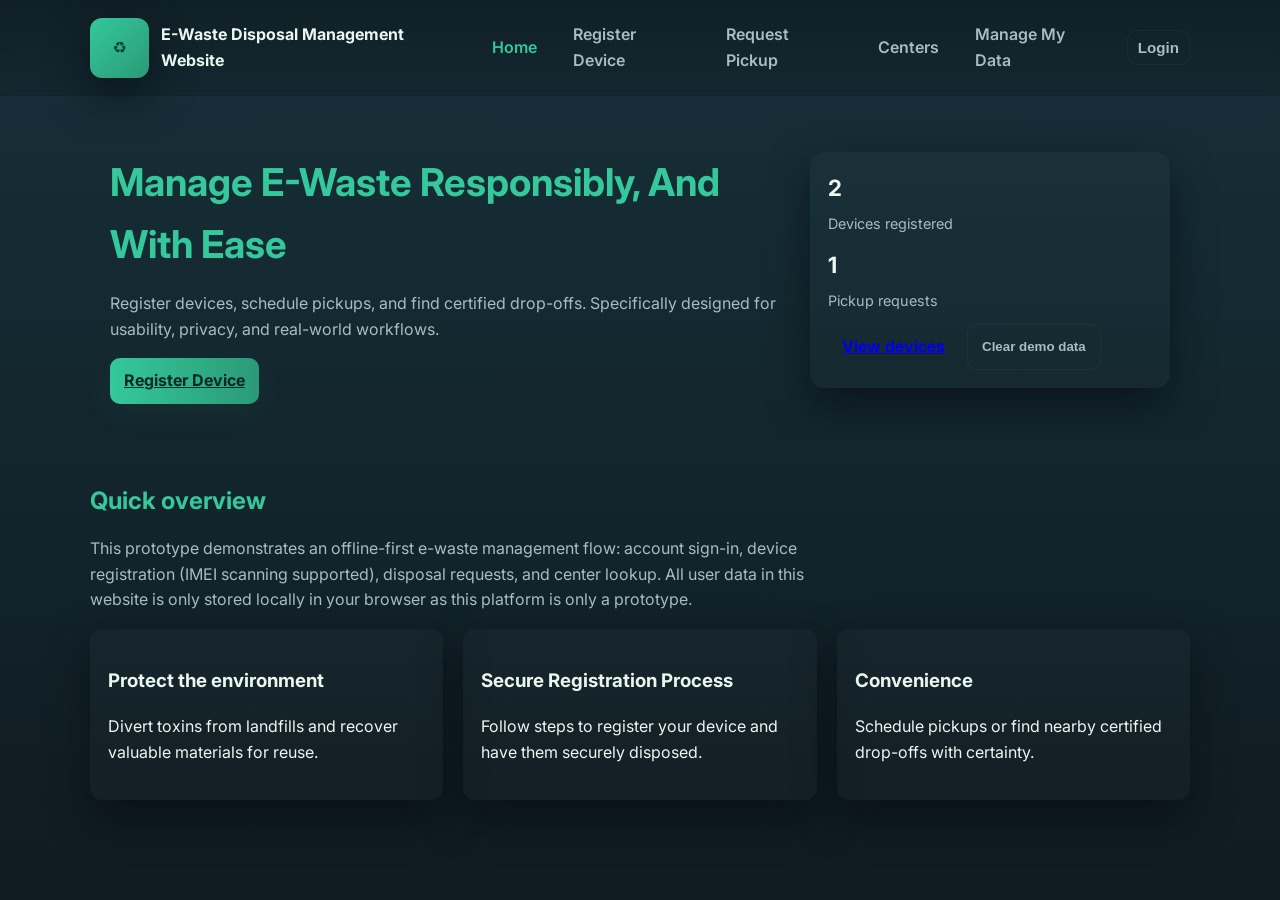
<file: index.html>
<!doctype html>
<html lang="en">
<head>
  <meta charset="utf-8" />
  <meta name="viewport" content="width=device-width,initial-scale=1" />
  <title>E-Waste Disposal Management System — Home</title>
  <meta name="description" content="E-Waste Disposal Management prototype — overview." />
  <link href="https://fonts.googleapis.com/css2?family=Inter:wght@400;600;700&display=swap" rel="stylesheet">
  <link rel="stylesheet" href="ewaste.css">
</head>
<body>
  <a class="skip-link" href="#main">Skip to main content</a>

  <header class="nav-wrap">
    <div class="nav container">
      <div class="brand">
        <div class="logo" aria-hidden="true">♻︎</div>
        <div class="brand-text">
          <div class="app-title">E-Waste Disposal Management Website</div>
        </div>
      </div>

      <nav class="links" aria-label="Primary navigation">
        <a href="index.html" class="nav-link active">Home</a>
        <a href="register.html" class="nav-link">Register Device</a>
        <a href="request.html" class="nav-link">Request Pickup</a>
        <a href="centers.html" class="nav-link">Centers</a>
        <a href="manage.html" class="nav-link">Manage My Data</a>
        <button id="open-login" class="btn small ghost">Login</button>
      </nav>
    </div>
  </header>

  <main id="main">
    <section id="home" class="hero" aria-labelledby="hero-title">
      <div class="hero-bg" role="img" aria-hidden="true"></div>
      <div class="container hero-inner">
        <div class="hero-copy">
          <h1 id="hero-title">Manage E-Waste Responsibly, And With Ease</h1>
          <p class="lead">Register devices, schedule pickups, and find certified drop-offs. Specifically designed for usability, privacy, and real-world workflows.</p>
          <div class="hero-cta">
            <a href="register.html" class="btn primary">Register Device</a>
          </div>
        </div>

        <div class="hero-card card">
          <div class="stat">
            <div class="stat-value" id="stat-devices">—</div>
            <div class="stat-label">Devices registered</div>
          </div>
          <div class="stat">
            <div class="stat-value" id="stat-requests">—</div>
            <div class="stat-label">Pickup requests</div>
          </div>
          <div class="stat-actions">
            <a class="btn" href="register.html">View devices</a>
            <button class="btn ghost" id="btn-clear-local">Clear demo data</button>
          </div>
        </div>
      </div>
    </section>

    <section class="section container" aria-labelledby="overview-title">
      <h2 id="overview-title">Quick overview</h2>
      <p class="intro">This prototype demonstrates an offline-first e-waste management flow: account sign-in, device registration (IMEI scanning supported), disposal requests, and center lookup. All user data in this website is only stored locally in your browser as this platform is only a prototype.</p>
      <div class="about-grid" style="margin-top:16px">
        <article class="about-card card">
          <h3>Protect the environment</h3>
          <p>Divert toxins from landfills and recover valuable materials for reuse.</p>
        </article>
        <article class="about-card card">
          <h3>Secure Registration Process</h3>
          <p>Follow steps to register your device and have them securely disposed.</p>
        </article>
        <article class="about-card card">
          <h3>Convenience</h3>
          <p>Schedule pickups or find nearby certified drop-offs with certainty.</p>
        </article>
      </div>
    </section>
  </main>

  <!-- Toast -->
  <div id="toast" class="toast" role="status" aria-live="polite" aria-atomic="true"></div>

  <script src="ewaste.js" defer></script>
</body>
</html>
</file>
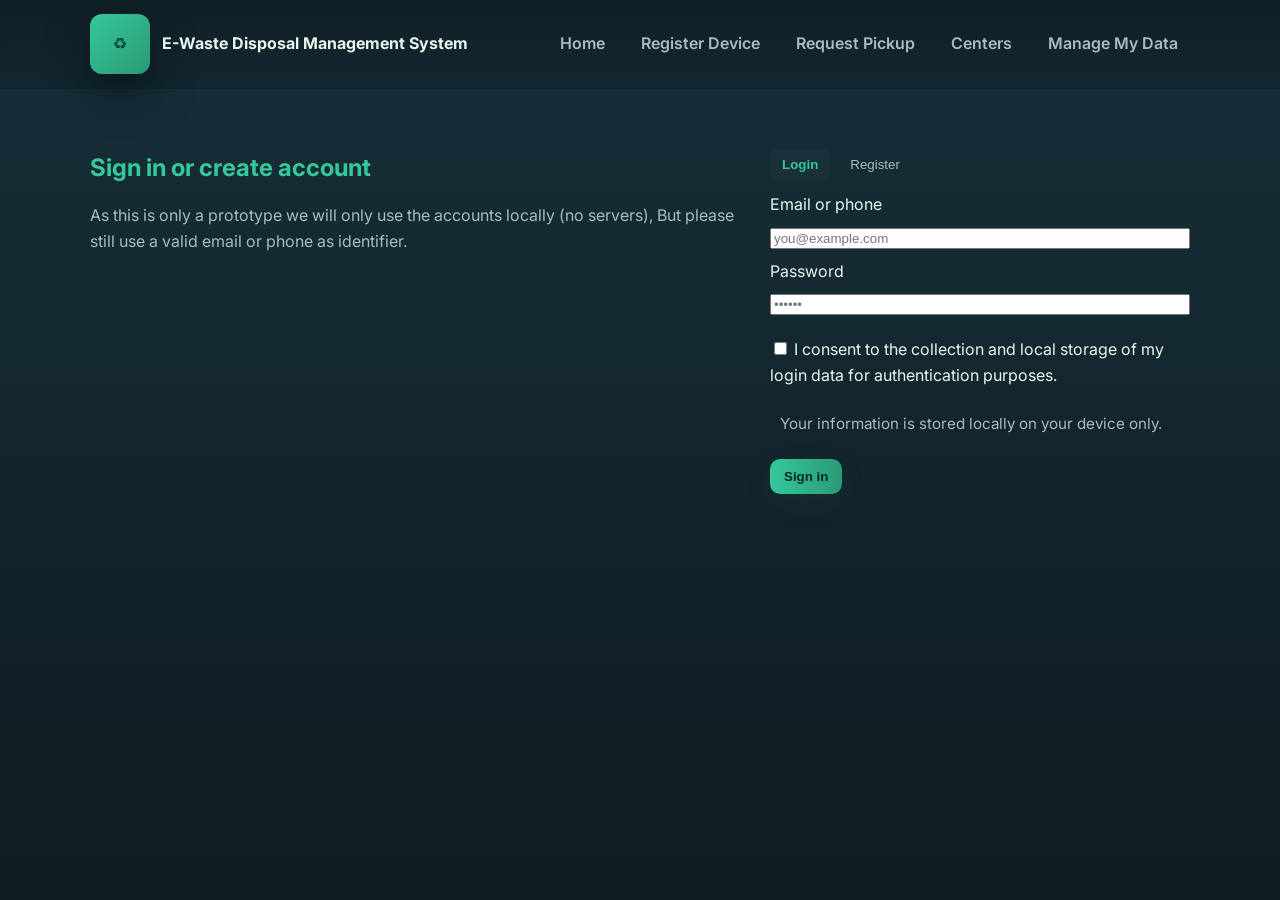
<file: login.html>
<!doctype html>
<html lang="en">
<head>
  <meta charset="utf-8" />
  <meta name="viewport" content="width=device-width,initial-scale=1" />
  <title>Account Login — E-Waste Manager</title>
  <link href="https://fonts.googleapis.com/css2?family=Inter:wght@400;600;700&display=swap" rel="stylesheet">
  <link rel="stylesheet" href="ewaste.css">
</head>
<body>
  <header class="nav-wrap">
    <div class="nav container">
      <div class="brand">
        <div class="logo" aria-hidden="true">♻︎</div>
        <div class="brand-text">
          <div class="app-title">E-Waste Disposal Management System</div>
        </div>
      </div>
      <nav class="links" aria-label="Primary navigation">
        <a href="index.html" class="nav-link">Home</a>
        <a href="register.html" class="nav-link">Register Device</a>
        <a href="request.html" class="nav-link">Request Pickup</a>
        <a href="centers.html" class="nav-link">Centers</a>
        <a href="manage.html" class="nav-link">Manage My Data</a>
      </nav>
    </div>
  </header>

  <main class="section container">
    <div class="form-wrap" style="grid-template-columns: 1fr 420px;">
      <div>
        <h2>Sign in or create account</h2>
        <p class="muted">As this is only a prototype we will only use the accounts locally (no servers), But please still use a valid email or phone as identifier.</p>
      </div>

      <aside class="card">
        <div class="tabs" style="margin-bottom:12px">
          <button class="tab active" data-tab="login">Login</button>
          <button class="tab" data-tab="register">Register</button>
        </div>

        <form id="login-form" class="auth-form">
          <label for="login-identifier">Email or phone</label>
          <input id="login-identifier" required placeholder="you@example.com">
          <label for="login-pass">Password</label>
          <input id="login-pass" type="password" required placeholder="••••••">
          <div class="form-actions" style="margin-top:12px">
            <label class="consent-box">
  <input type="checkbox" required>
  I consent to the collection and local storage of my login data for authentication purposes.
</label>

<p class="muted small">
  Your information is stored locally on your device only.  
</p>
            <button class="btn primary" id="btn-login" type="submit">Sign in</button>
          </div>
        </form>

        <form id="register-form" class="auth-form hidden">
          <label for="reg-name">Full name</label>
          <input id="reg-name" placeholder="Your name">
          <label for="reg-identifier">Email or phone</label>
          <input id="reg-identifier" placeholder="you@example.com">
          <label for="reg-pass">Password</label>
          <input id="reg-pass" type="password" placeholder="Create a password">
          <div class="form-actions" style="margin-top:12px">
            <label class="consent-box">
  <input type="checkbox" required>
  I agree that my name, identifier, and password will be stored locally on this device for account creation.
</label>

            <button class="btn primary" id="btn-register" type="submit">Create account</button>
          </div>
        </form>
      </aside>
    </div>
  </main>

  <div id="toast" class="toast" role="status" aria-live="polite" aria-atomic="true"></div>

  <script src="ewaste.js" defer></script>
</body>
</html>
</file>
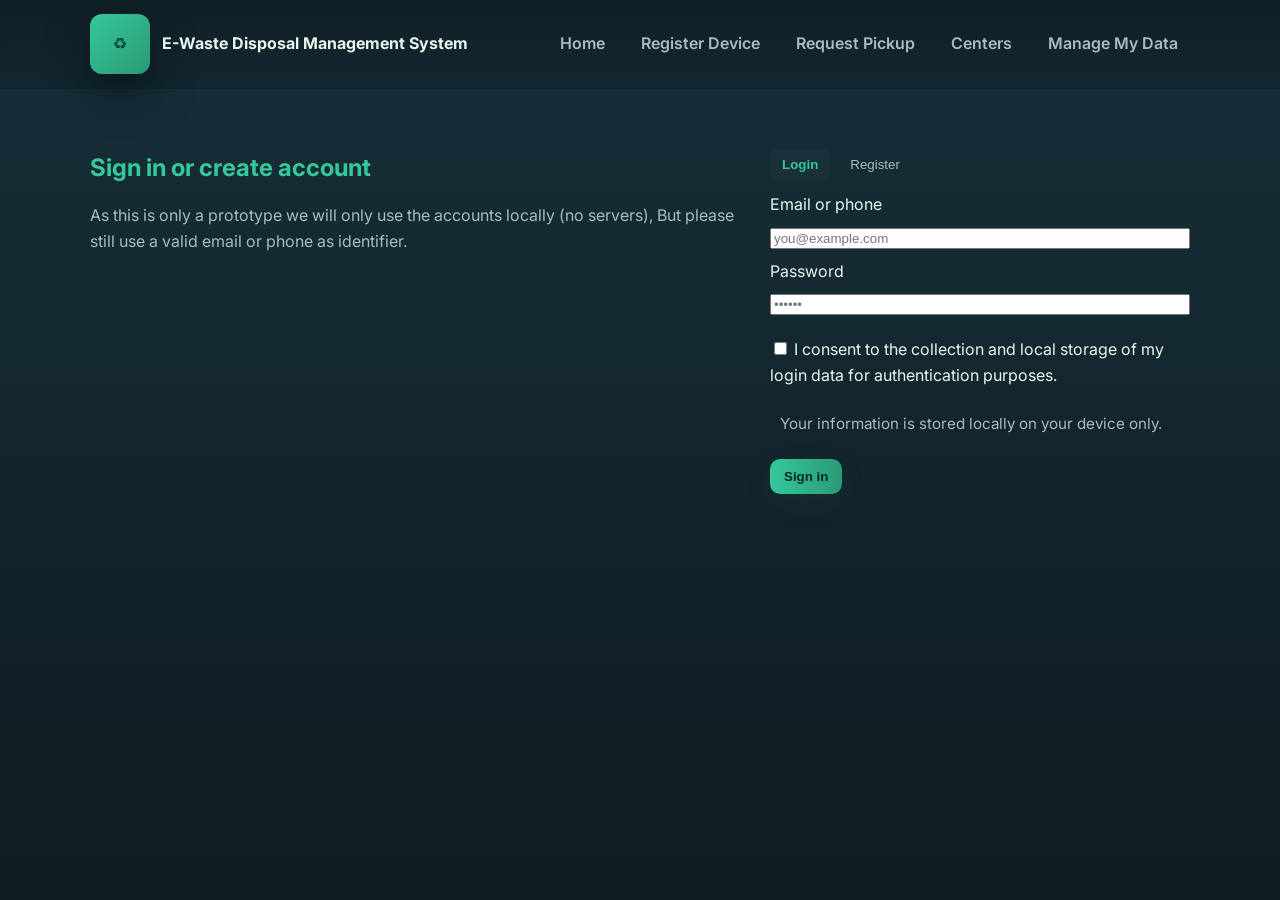
<file: register.html>
<!doctype html>
<html lang="en">
<head>
  <meta charset="utf-8" />
  <meta name="viewport" content="width=device-width,initial-scale=1" />
  <title>Register Device — E-Waste Manager</title>
  <link href="https://fonts.googleapis.com/css2?family=Inter:wght@400;600;700&display=swap" rel="stylesheet">
  <link rel="stylesheet" href="ewaste.css">
</head>
<body>
  <header class="nav-wrap">
    <div class="nav container">
      <div class="brand">
        <div class="logo" aria-hidden="true">♻︎</div>
        <div class="brand-text">
          <div class="app-title">E-Waste Disposal Management Website</div>
          <div class="app-tag">Register Device</div>
        </div>
      </div>
      <nav class="links" aria-label="Primary navigation">
        <a href="index.html" class="nav-link">Home</a>
        <a href="register.html" class="nav-link active">Register Device</a>
        <a href="request.html" class="nav-link">Request Pickup</a>
        <a href="centers.html" class="nav-link">Centers</a>
         <a href="manage.html" class="nav-link">Manage My Data</a>
      </nav>
    </div>
  </header>

<main class="section container">
  <h2>Register Your Mobile Phone</h2>
  <p class="intro">Answer the questions below to classify phone parts as recyclable or disposable. Optional: take a photo for documentation.</p>

  <div class="form-wrap">
   <form id="device-form" class="card form" novalidate>

  <!-- NAME -->
  <label for="owner">Owner / Identifier</label>
  <input id="owner" type="text" placeholder="Your name or identifier">

  <!-- PARTS TABLE (always visible) -->
  <h3 class="section-title">Phone Parts Classification</h3>
  <table class="parts-table">
    <thead>
      <tr>
        <th>Phone Part</th>
        <th>Status</th>
      </tr>
    </thead>
    <tbody id="parts-list"></tbody>
  </table>

  <!-- CAMERA -->
  <!-- CAMERA SECTION -->
<h3 class="section-title">Device Photo (Optional)</h3>

<video
  id="camera-preview"
  autoplay
  playsinline
  class="video-preview">
</video>

<div class="camera-actions">
  <button type="button" id="start-camera" class="btn small ghost">
    Start Camera
  </button>
  <button type="button" id="capture-photo" class="btn small ghost">
    Capture Photo
  </button>
</div>

<canvas id="photo-canvas" style="display:none;"></canvas>

<h3 class="section-title">Device Condition Questions</h3>

<label>Does the phone power on?</label>
<select id="q_power">
  <option value="yes">Yes</option>
  <option value="no">No</option>
</select>

<label>Is the battery swollen, leaking, or damaged?</label>
<select id="q_battery">
  <option value="no">No</option>
  <option value="yes">Yes</option>
</select>

<label>Is the screen cracked or broken with exposed internals?</label>
<select id="q_screen">
  <option value="no">No</option>
  <option value="yes">Yes</option>
</select>

<label>Has the phone been exposed to water?</label>
<select id="q_water">
  <option value="no">No</option>
  <option value="yes">Yes</option>
</select>

<label>Are there visible signs of corrosion or rust?</label>
<select id="q_corrosion">
  <option value="no">No</option>
  <option value="yes">Yes</option>
</select>

<label>Did the phone experience overheating or fire damage?</label>
<select id="q_fire">
  <option value="no">No</option>
  <option value="yes">Yes</option>
</select>

<label>Do the speakers produce distorted sound or no sound?</label>
<select id="q_speaker">
  <option value="no">No</option>
  <option value="yes">Yes</option>
</select>

<label>Does the phone vibrate when powered on?</label>
<select id="q_vibration">
  <option value="yes">Yes</option>
  <option value="no">No</option>
</select>

<label>Are the charging ports loose, burned, or not working?</label>
<select id="q_ports">
  <option value="no">No</option>
  <option value="yes">Yes</option>
</select>

<label>Is the casing heavily cracked or chemically contaminated?</label>
<select id="q_casing">
  <option value="no">No</option>
  <option value="yes">Yes</option>
</select>


  <!-- ACTIONS -->
  <div class="form-actions">
    <button type="submit" class="btn primary" id="register-btn">Register Device</button>
    <button type="button" id="clear-form" class="btn ghost">Clear Form</button>
  </div>

</form>


    <aside class="card side-card">
      <h3>Registered Devices</h3>
      <div id="registered-list"></div>
    </aside>
  </div>
</main>


  <script src="ewaste.js" defer></script>
</body>
</html>
</file>
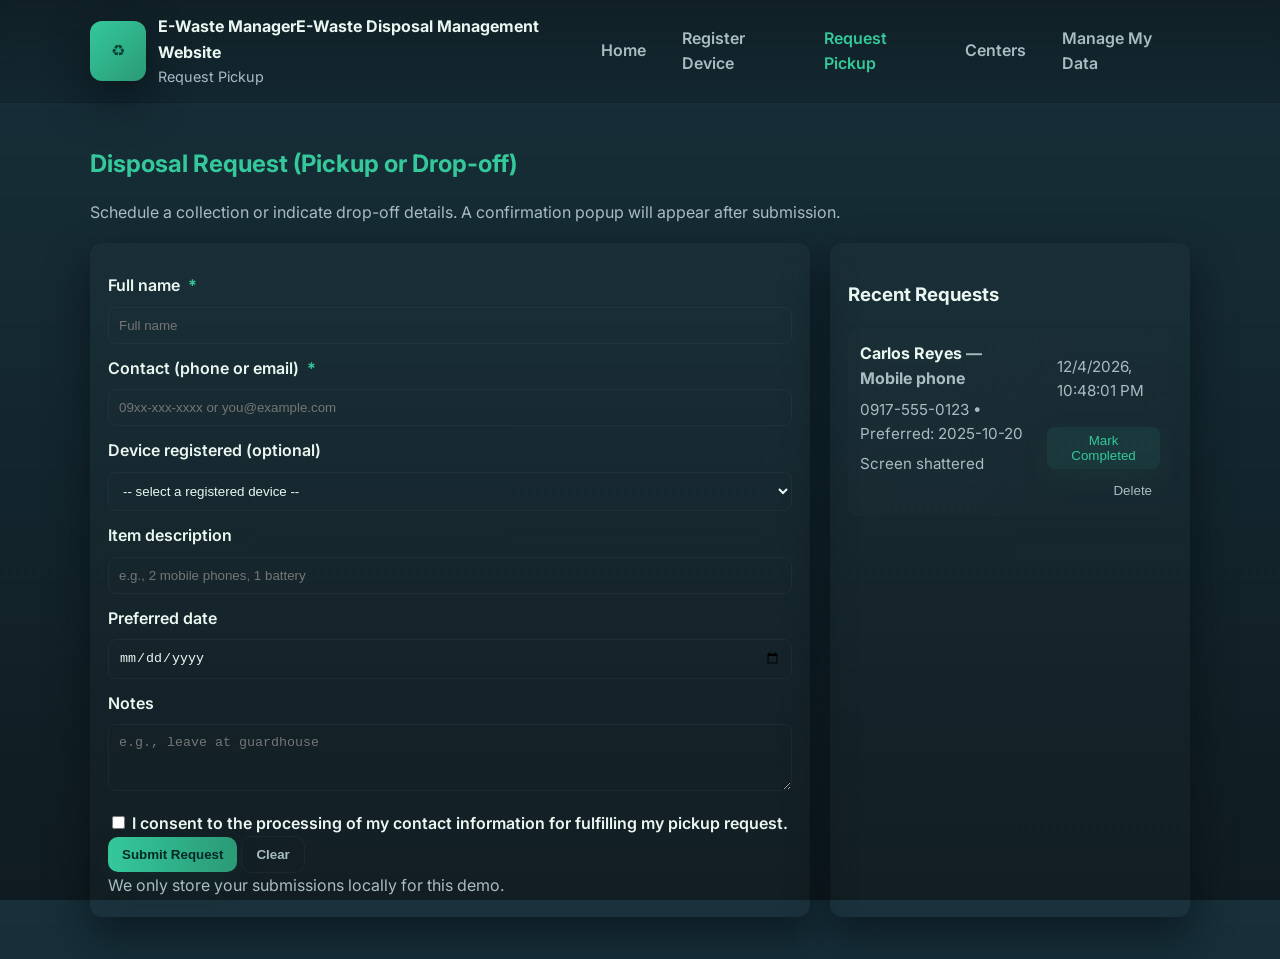
<file: request.html>
<!doctype html>
<html lang="en">
<head>
  <meta charset="utf-8" />
  <meta name="viewport" content="width=device-width,initial-scale=1" />
  <title>Request Pickup — E-Waste Manager</title>
  <link href="https://fonts.googleapis.com/css2?family=Inter:wght@400;600;700&display=swap" rel="stylesheet">
  <link rel="stylesheet" href="ewaste.css">
</head>
<body>
  <header class="nav-wrap">
    <div class="nav container">
      <div class="brand">
        <div class="logo" aria-hidden="true">♻︎</div>
        <div class="brand-text">
          <div class="app-title">E-Waste ManagerE-Waste Disposal Management Website</div>
          <div class="app-tag">Request Pickup</div>
        </div>
      </div>
      <nav class="links" aria-label="Primary navigation">
        <a href="index.html" class="nav-link">Home</a>
        <a href="register.html" class="nav-link">Register Device</a>
        <a href="request.html" class="nav-link active">Request Pickup</a>
        <a href="centers.html" class="nav-link">Centers</a>
         <a href="manage.html" class="nav-link">Manage My Data</a>
      </nav>
    </div>
  </header>

  <main class="section container">
    <h2>Disposal Request (Pickup or Drop-off)</h2>
    <p class="muted">Schedule a collection or indicate drop-off details. A confirmation popup will appear after submission.</p>

    <div class="form-wrap">
      <form id="request-form" class="card form" novalidate>
        <label for="r_name">Full name <span class="req">*</span></label>
        <input id="r_name" name="r_name" type="text" required placeholder="Full name">

        <label for="r_contact">Contact (phone or email) <span class="req">*</span></label>
        <input id="r_contact" name="r_contact" type="text" required placeholder="09xx-xxx-xxxx or you@example.com">

        <label for="r_device">Device registered (optional)</label>
        <select id="r_device" name="r_device">
          <option value="">-- select a registered device --</option>
        </select>

        <label for="r_item">Item description</label>
        <input id="r_item" name="r_item" type="text" placeholder="e.g., 2 mobile phones, 1 battery">

        <label for="r_date">Preferred date</label>
        <input id="r_date" name="r_date" type="date">

        <label for="r_notes">Notes</label>
        <textarea id="r_notes" name="r_notes" rows="3" placeholder="e.g., leave at guardhouse"></textarea>

        <div class="form-actions">
          <label class="consent-box">
  <input type="checkbox" required>
  I consent to the processing of my contact information for fulfilling my pickup request.
</label>

          <button type="submit" class="btn primary">Submit Request</button>
          <button id="request-clear" type="button" class="btn ghost">Clear</button>
        </div>

        <div class="privacy muted">We only store your submissions locally for this demo.</div>
      </form>

      <aside class="card side-card">
        <h3>Recent Requests</h3>
        <div id="requests-list" class="requests-list"></div>
      </aside>
    </div>
  </main>

  <div id="toast" class="toast" role="status" aria-live="polite" aria-atomic="true"></div>

  <script src="ewaste.js" defer></script>
</body>
</html>
</file>
<file: ewaste.css>
/* ewaste.css — clean-tech + environment single-page (lighter charcoal, airy spacing) */
@import url('https://fonts.googleapis.com/css2?family=Inter:wght@400;600;700&display=swap');

:root{
  --bg-top:#17303a;       
  --bg-bottom:#0f1b20;
  --card:#11282e;
  --muted:#a8bcc1;
  --accent:#34c89b;
  --accent-2:#2b9a76;
  --glass: rgba(255,255,255,0.03);
  --radius:14px;
  --container:1100px;
  --shadow: 0 18px 40px rgba(3,10,14,0.55);
  --gap:26px;
  font-size:16px;
}

*{box-sizing:border-box}
html,body{height:100%}
body{
  margin:0;
  font-family:Inter,system-ui,-apple-system,'Segoe UI',Roboto,Arial;
  color:#eaf7f1;
  background:linear-gradient(180deg,var(--bg-top),var(--bg-bottom));
  -webkit-font-smoothing:antialiased;
  -moz-osx-font-smoothing:grayscale;
  line-height:1.6;
  scroll-behavior:smooth;
}

/* layout container */
.container{max-width:var(--container);margin:0 auto;padding:0 20px}

/* skip link */
.skip-link{position:absolute;left:-9999px;top:auto}
.skip-link:focus{left:20px;top:20px;padding:8px 12px;background:#fff;color:#002;border-radius:6px;z-index:9999}

/* NAV */
.nav-wrap{position:sticky;top:0;z-index:80;background:linear-gradient(180deg, rgba(8,12,14,0.45), rgba(8,12,14,0.18));backdrop-filter: blur(6px);border-bottom:1px solid rgba(255,255,255,0.02)}
.nav{display:flex;align-items:center;justify-content:space-between;gap:12px;padding:14px 0}
.brand{display:flex;align-items:center;gap:12px}
.logo{width:60px;height:60px;border-radius:12px;display:flex;align-items:center;justify-content:center;font-weight:700;color:#043;background:linear-gradient(135deg,var(--accent),var(--accent-2));box-shadow:var(--shadow)}
.brand-text .app-title{font-weight:700}
.brand-text .app-tag{font-size:0.9rem;color:var(--muted)}

/* nav links */
.links{display:flex;align-items:center;gap:12px}
.nav-link{color:var(--muted);text-decoration:none;padding:8px 12px;border-radius:8px;transition:all .18s;font-weight:600}
.nav-link:hover{color:var(--accent);background:rgba(255,255,255,0.02)}
.nav-link.active{color:var(--accent);}

/* buttons */
.btn{border:0;padding:10px 14px;border-radius:10px;font-weight:700;cursor:pointer}
.small{padding:8px 10px;font-size:.95rem}
.primary{background:linear-gradient(90deg,var(--accent),var(--accent-2));color:#042825;box-shadow:0 10px 30px rgba(46,154,116,0.08)}
.ghost{background:transparent;border:1px solid rgba(255,255,255,0.04);color:var(--muted)}

/* HERO */
.hero{position:relative;padding:56px 0 36px;overflow:hidden}
.hero-bg{position:absolute;inset:0;background-image:url('https://images.unsplash.com/photo-1519389950473-47ba0277781c?auto=format&fit=crop&w=1600&q=80');background-size:cover;background-position:center;filter:brightness(.45) contrast(.95);transform:translateZ(0);will-change:transform}
.hero-inner{position:relative;z-index:2;display:grid;grid-template-columns:1fr 360px;gap:26px;align-items:start}
.hero-copy h1{font-size:clamp(1.6rem,3.2vw,2.4rem);margin:0 0 10px;color:var(--accent)}
.lead{color:var(--muted);max-width:680px}
.hero-cta{margin-top:14px;display:flex;gap:12px;flex-wrap:wrap}
.hero-pill-row{margin-top:18px;display:flex;gap:10px;flex-wrap:wrap}
.pill{background:rgba(255,255,255,0.02);padding:8px 12px;border-radius:999px;color:var(--muted);font-weight:600}

/* hero card (stats) */
.hero-card{padding:18px;border-radius:14px;background:linear-gradient(180deg, rgba(255,255,255,0.02), rgba(255,255,255,0.01));box-shadow:var(--shadow);display:flex;flex-direction:column;gap:12px}
.stat{display:flex;flex-direction:column;gap:6px}
.stat-value{font-size:1.4rem;font-weight:700}
.stat-label{color:var(--muted);font-size:.9rem}
.stat-actions{display:flex;gap:8px;flex-wrap:wrap}

/* SECTION */
.section{padding:42px 0}
.section h2{margin:0 0 8px;color:var(--accent)}
.intro{color:var(--muted);max-width:760px}

/* about grid */
.about-grid{display:grid;grid-template-columns:repeat(auto-fit,minmax(220px,1fr));gap:20px;margin-top:18px}
.about-card{padding:18px;border-radius:12px;background:linear-gradient(180deg, rgba(255,255,255,0.02), rgba(255,255,255,0.01));box-shadow:var(--shadow);transition:transform .18s}
.about-card:hover{transform:translateY(-6px)}

/* forms */
.form-wrap{display:grid;grid-template-columns:1fr 360px;gap:20px;margin-top:18px}
.form{padding:18px;border-radius:12px;background:linear-gradient(180deg, rgba(255,255,255,0.02), rgba(255,255,255,0.01));box-shadow:var(--shadow)}
.form label{display:block;margin-top:12px;font-weight:600}
.form input[type="text"], .form input[type="date"], .form input[type="number"], .form select, .form textarea{
  width:100%;padding:10px;margin-top:8px;border-radius:8px;border:1px solid rgba(255,255,255,0.04);background:transparent;color:inherit;
}
.row{display:flex;gap:12px}
.col{flex:1}

/* IMEI scanner UI */
.imei-row{display:flex;gap:8px;align-items:center;margin-top:8px}
#d_imei{flex:1}
.scanner-ui{display:none;margin-top:12px;padding:12px;border-radius:8px;background:rgba(255,255,255,0.01);border:1px solid rgba(255,255,255,0.02)}
#scanner-preview{width:100%;max-height:310px;border-radius:8px;background:#000;object-fit:cover}
.scanner-controls{display:flex;gap:8px;align-items:center;margin-top:8px}
.file-scan input{display:none}

/* side-card */
.side-card{padding:18px;border-radius:12px;background:linear-gradient(180deg, rgba(255,255,255,0.02), rgba(255,255,255,0.01));box-shadow:var(--shadow)}
.side-actions{display:flex;gap:10px;margin-top:12px}

/* lists */
.requests-list{margin-top:12px;display:flex;flex-direction:column;gap:12px}
.request-item, .device-item{display:flex;justify-content:space-between;gap:12px;padding:12px;border-radius:10px;background:linear-gradient(90deg, rgba(255,255,255,0.01), rgba(255,255,255,0.005))}
.request-left{max-width:70%}
.request-left h4{margin:0}
.meta{color:var(--muted);font-size:.95rem;margin-top:6px}
.request-actions{display:flex;flex-direction:column;gap:8px;align-items:flex-end}
.small-btn{padding:6px 8px;border-radius:8px;border:0;background:transparent;color:var(--muted);cursor:pointer}
.small-btn.primary{background:rgba(52,200,155,0.09);color:var(--accent)}

/* centers */
.centers-grid{display:grid;grid-template-columns:1fr 360px;gap:18px}
.map-card .map-img img{width:100%;height:220px;object-fit:cover;border-radius:8px}
.center-list{margin-top:12px;list-style:none;padding:0}
.center-list li{padding:10px;border-radius:8px;background:rgba(255,255,255,0.01);margin-bottom:8px}

/* footer */
.footer{padding:36px 0;margin-top:18px;border-top:1px solid rgba(255,255,255,0.02)}
.footer-inner{display:flex;justify-content:space-between;align-items:center}

/* modal */
.modal{position:fixed;inset:0;background:rgba(2,6,8,0.6);display:none;align-items:center;justify-content:center;padding:20px;z-index:200}
.modal-panel{background:linear-gradient(180deg, rgba(255,255,255,0.02), rgba(255,255,255,0.01));padding:20px;border-radius:12px;max-width:520px;width:100%;box-shadow:var(--shadow);position:relative}
.modal-close{position:absolute;right:12px;top:12px;border:0;background:transparent;color:var(--muted);font-size:1.1rem;cursor:pointer}
.tabs{display:flex;gap:8px;margin-bottom:10px}
.tab{padding:8px 12px;border-radius:8px;background:transparent;border:0;color:var(--muted);cursor:pointer}
.tab.active{background:rgba(255,255,255,0.02);color:var(--accent);font-weight:700}
.auth-form{display:flex;flex-direction:column;gap:10px}
.hidden{display:none}

/* confirm popup */
.confirm{position:fixed;inset:0;display:none;align-items:center;justify-content:center;background:rgba(2,6,8,0.6);z-index:300}
.confirm-panel{background:var(--card);padding:18px;border-radius:12px;box-shadow:var(--shadow);max-width:420px;width:90%}
.confirm-panel div{color:#eaf7f1}

/* toast */
.toast{position:fixed;right:18px;bottom:18px;padding:10px 14px;background:#0c3b2e;color:var(--accent);border-radius:10px;box-shadow:0 8px 30px rgba(1,26,22,0.6);display:none}

/* utilities */
.muted{color:var(--muted)}
.req{color:var(--accent);margin-left:4px;font-weight:700}
.small{font-size:.95rem}

/* responsive */
@media(max-width:1000px){
  .hero-inner{grid-template-columns:1fr}
  .form-wrap{grid-template-columns:1fr}
  .centers-grid{grid-template-columns:1fr}
}
@media(max-width:640px){
  .links{display:none}
  .logo{width:48px;height:48px}
  .container{padding:0 14px}
  .hero{padding:36px 0}
}
s

/* Manage My Data preview box */
.data-box {
  background: #f6f6f6;
  padding: 14px;
  border-radius: 8px;
  font-family: monospace;
  font-size: 14px;
  max-height: 300px;
  overflow-y: auto;
}

/* Delete button style */
.btn.danger {
  background: #c62828;
  color: white;
}
.parts-table {
  width: 100%;
  border-collapse: collapse;
  margin: 1rem 0 2rem;
}

.parts-table th,
.parts-table td {
  padding: 0.75rem 1rem;
  text-align: left;
}

.parts-table thead {
  background: rgba(255,255,255,0.08);
}

.parts-table tr:not(:last-child) {
  border-bottom: 1px solid rgba(255,255,255,0.1);
}

.recyclable {
  color: #4ade80;
  font-weight: 600;
}

.disposable {
  color: #f87171;
  font-weight: 600;
}
.device-card {
  display: flex;
  justify-content: space-between;
  gap: 1rem;
  padding: 1rem;
  margin-bottom: 1rem;
  border: 1px solid #e0e0e0;
  border-radius: 12px;
  background: #fff;
}

.device-info {
  flex: 1;
  font-size: 0.85rem;
}

.device-header {
  margin-bottom: 0.5rem;
}

.device-header small {
  display: block;
  color: #777;
}

.device-image {
  width: 120px;
  display: flex;
  align-items: center;
  justify-content: center;
}

.device-photo {
  width: 100%;
  height: auto;
  border-radius: 8px;
  border: 1px solid #ccc;
  object-fit: cover;
}

.no-photo {
  font-size: 0.75rem;
  color: #aaa;
  text-align: center;
}
#registered-list .device-card {
  background-color: #1e293b; /* dark background */
  color: #d1d5db; /* light text for readability */
  padding: 10px;
  margin-bottom: 10px;
  border-radius: 8px;
}

#registered-list .device-card .device-info div {
  color: #d1d5db; /* ensure all text is visible */
}

#registered-list .device-card .device-image img {
  max-width: 100%;
  border-radius: 4px;
}
/* Ensure camera video doesn't block clicks when hidden */
#camera-preview {
  max-width: 100%;
  border-radius: 8px;
  z-index: 1;
}

/* Device cards styling */
.device-card {
  display: flex;
  justify-content: space-between;
  align-items: flex-start;
  border: 1px solid #ddd;
  border-radius: 8px;
  padding: 10px;
  margin-bottom: 10px;
  background-color: #fafafa;
}

.device-info {
  flex: 2;
}

.device-header {
  margin-bottom: 5px;
}

.device-image img.device-photo {
  max-width: 120px;
  border-radius: 5px;
  object-fit: cover;
}

.no-photo {
  font-style: italic;
  color: #888;
}
.manage-card {
  max-width: 820px;
  margin: 40px auto;
  padding: 24px;
  border-radius: 16px;
  background: rgba(255, 255, 255, 0.08);
  backdrop-filter: blur(10px);
}

.manage-card h2 {
  margin-bottom: 16px;
  font-weight: 700;
}

.data-item {
  display: flex;
  justify-content: space-between;
  align-items: center;
  gap: 12px;
  padding: 12px 16px;
  margin-bottom: 10px;
  border-radius: 10px;
  background: rgba(255, 255, 255, 0.12);
}

.data-item strong {
  color: #a5ffd6;
}

.data-item button {
  background: #c62828;
  border: none;
  color: white;
  padding: 6px 10px;
  border-radius: 6px;
  cursor: pointer;
  font-size: 0.85rem;
}

.data-item button:hover {
  background: #b71c1c;
}

.warning-text {
  margin-top: 14px;
  opacity: 0.8;
  font-size: 0.9rem;
}
</file>
